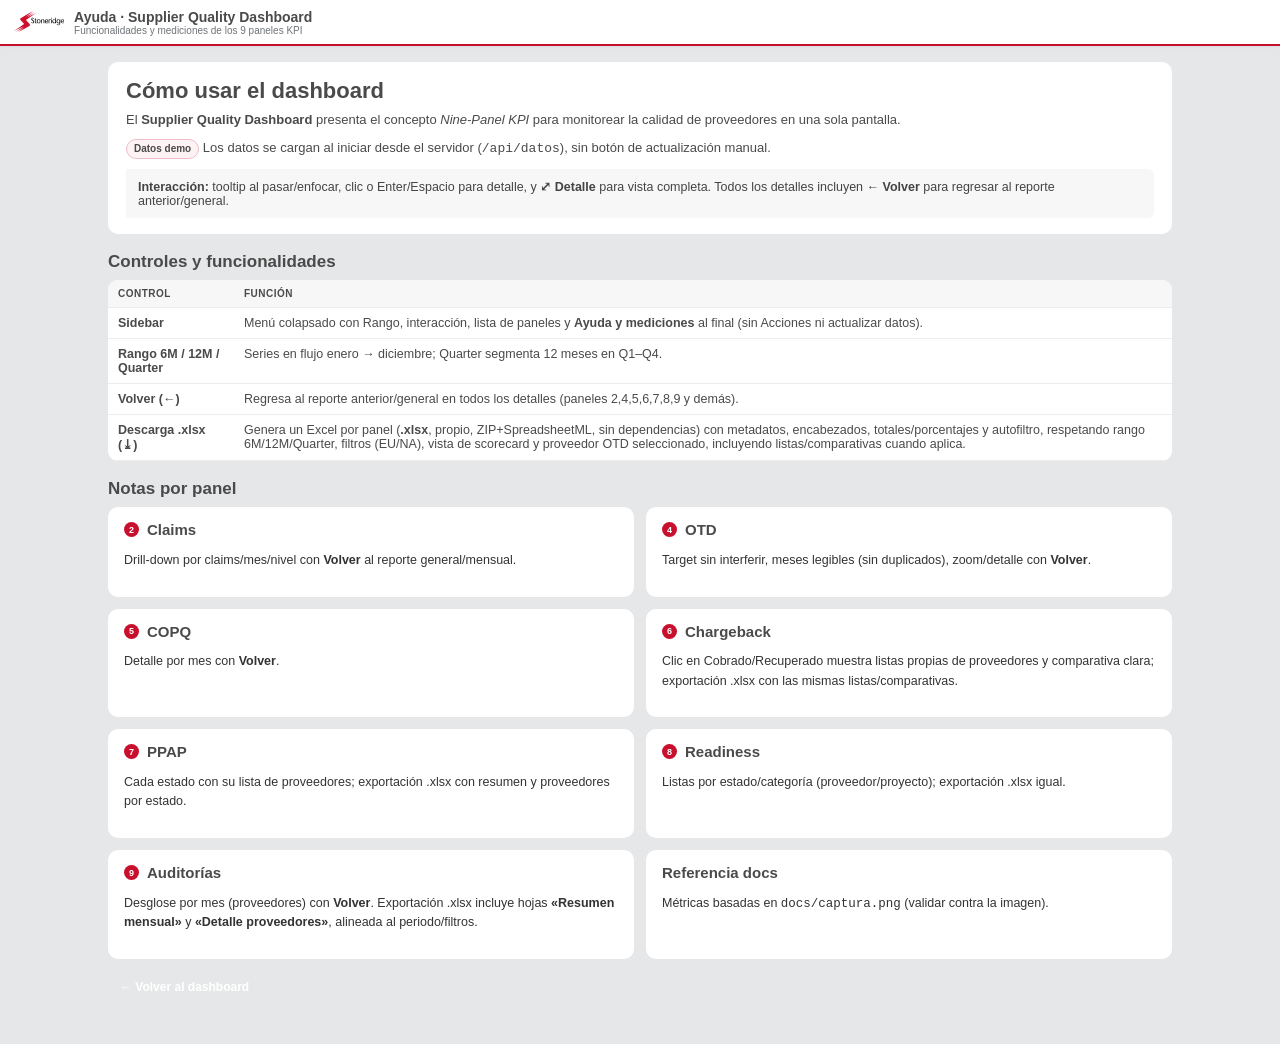
<file: NinePanel-Dashboard OS/public/ayuda.html>
<!DOCTYPE html>
<html lang="es">
<head>
  <meta charset="utf-8">
  <meta http-equiv="X-UA-Compatible" content="IE=edge">
  <meta name="viewport" content="width=device-width,initial-scale=1">
  <meta name="color-scheme" content="light">
  <title>Ayuda · Supplier Quality Dashboard</title>
  <link rel="icon" type="image/svg+xml" href="assets/stoneridge-mark.svg">
  <link rel="alternate icon" type="image/png" href="assets/stoneridge-logo-trim.png">
  <link rel="stylesheet" href="styles.css">
  <style>
    body.ayuda { overflow: auto; display: block; height: auto; min-height: 100%; }
    .ayuda-wrap { max-width: 1100px; margin: 0 auto; padding: 16px 18px 32px; }
    .ayuda-hero { background: #fff; border: 1px solid var(--panel-borde); border-top: 3px solid var(--acento); border-radius: 10px; padding: 16px 18px; margin-bottom: 14px; box-shadow: var(--sombra); }
    .ayuda-hero h1 { margin: 0 0 6px; font-size: 22px; }
    .ayuda-hero p { margin: 0 0 8px; color: var(--texto-suave); font-size: 13px; line-height: 1.55; }
    .ayuda-grid { display: grid; grid-template-columns: repeat(2, minmax(0, 1fr)); gap: 12px; }
    @media (max-width: 900px) { .ayuda-grid { grid-template-columns: 1fr; } }
    .ayuda-card { background: #fff; border: 1px solid var(--panel-borde); border-radius: 10px; padding: 14px 16px; box-shadow: var(--sombra); }
    .ayuda-card h2 { margin: 0 0 6px; font-size: 15px; display: flex; align-items: center; gap: 8px; }
    .ayuda-card p, .ayuda-card li { font-size: 12.5px; color: #333; line-height: 1.55; }
    .ayuda-card ul { margin: 4px 0 0 18px; padding: 0; }
    .ayuda-seccion { margin-top: 18px; }
    .ayuda-seccion > h2 { margin: 0 0 8px; font-size: 17px; }
    .ayuda-tabla { width: 100%; border-collapse: collapse; font-size: 12.5px; background: #fff; border: 1px solid var(--panel-borde); border-radius: 10px; overflow: hidden; }
    .ayuda-tabla th, .ayuda-tabla td { text-align: left; padding: 8px 10px; border-bottom: 1px solid #ececec; vertical-align: top; }
    .ayuda-tabla th { font-size: 10px; text-transform: uppercase; letter-spacing: 0.5px; color: var(--texto-tenue); background: #f7f7f8; }
    .tag { display: inline-block; font-size: 10px; font-weight: 700; padding: 1px 7px; border-radius: 999px; background: #fdf2f4; color: var(--acento); border: 1px solid #eebfc6; }
    .volver { display: inline-flex; align-items: center; gap: 6px; text-decoration: none; color: #fff; background: var(--acento); padding: 7px 12px; border-radius: 7px; font-weight: 700; font-size: 12px; }
    .nota-ayuda { margin-top: 10px; padding: 10px 12px; background: #f7f7f8; border-left: 3px solid var(--acento); border-radius: 0 6px 6px 0; font-size: 12.5px; color: #444; }
  </style>
</head>
<body class="ayuda">
  <header class="topbar">
    <a class="marca" href="/" title="Volver al dashboard">
      <img class="logo-img" src="assets/stoneridge-logo.svg" alt="Stoneridge" width="50" height="22">
      <div class="titulo"><h1>Ayuda · Supplier Quality Dashboard</h1><p>Funcionalidades y mediciones de los 9 paneles KPI</p></div>
    </a>
    <div class="acciones"><a class="volver" href="/">← Volver al dashboard</a></div>
  </header>
  <div class="ayuda-wrap">
    <section class="ayuda-hero">
      <h1>Cómo usar el dashboard</h1>
      <p>El <strong>Supplier Quality Dashboard</strong> presenta el concepto <em>Nine-Panel KPI</em> para monitorear la calidad de proveedores en una sola pantalla.</p>
      <p><span class="tag">Datos demo</span> Los datos se cargan al iniciar desde el servidor (<code>/api/datos</code>), sin botón de actualización manual.</p>
      <div class="nota-ayuda"><strong>Interacción:</strong> tooltip al pasar/enfocar, clic o Enter/Espacio para detalle, y <strong>⤢ Detalle</strong> para vista completa. Todos los detalles incluyen <strong>← Volver</strong> para regresar al reporte anterior/general.</div>
    </section>
    <section class="ayuda-seccion">
      <h2>Controles y funcionalidades</h2>
      <table class="ayuda-tabla">
        <thead><tr><th>Control</th><th>Función</th></tr></thead>
        <tbody>
          <tr><td><strong>Sidebar</strong></td><td>Menú colapsado con Rango, interacción, lista de paneles y <strong>Ayuda y mediciones</strong> al final (sin Acciones ni actualizar datos).</td></tr>
          <tr><td><strong>Rango 6M / 12M / Quarter</strong></td><td>Series en flujo enero → diciembre; Quarter segmenta 12 meses en Q1–Q4.</td></tr>
          <tr><td><strong>Volver (←)</strong></td><td>Regresa al reporte anterior/general en todos los detalles (paneles 2,4,5,6,7,8,9 y demás).</td></tr>
          <tr><td><strong>Descarga .xlsx (⤓)</strong></td><td>Genera un Excel por panel (<strong>.xlsx</strong>, propio, ZIP+SpreadsheetML, sin dependencias) con metadatos, encabezados, totales/porcentajes y autofiltro, respetando rango 6M/12M/Quarter, filtros (EU/NA), vista de scorecard y proveedor OTD seleccionado, incluyendo listas/comparativas cuando aplica.</td></tr>
        </tbody>
      </table>
    </section>
    <section class="ayuda-seccion">
      <h2>Notas por panel</h2>
      <div class="ayuda-grid">
        <article class="ayuda-card"><h2><span class="num">2</span> Claims</h2><p>Drill-down por claims/mes/nivel con <strong>Volver</strong> al reporte general/mensual.</p></article>
        <article class="ayuda-card"><h2><span class="num">4</span> OTD</h2><p>Target sin interferir, meses legibles (sin duplicados), zoom/detalle con <strong>Volver</strong>.</p></article>
        <article class="ayuda-card"><h2><span class="num">5</span> COPQ</h2><p>Detalle por mes con <strong>Volver</strong>.</p></article>
        <article class="ayuda-card"><h2><span class="num">6</span> Chargeback</h2><p>Clic en Cobrado/Recuperado muestra listas propias de proveedores y comparativa clara; exportación .xlsx con las mismas listas/comparativas.</p></article>
        <article class="ayuda-card"><h2><span class="num">7</span> PPAP</h2><p>Cada estado con su lista de proveedores; exportación .xlsx con resumen y proveedores por estado.</p></article>
        <article class="ayuda-card"><h2><span class="num">8</span> Readiness</h2><p>Listas por estado/categoría (proveedor/proyecto); exportación .xlsx igual.</p></article>
        <article class="ayuda-card"><h2><span class="num">9</span> Auditorías</h2><p>Desglose por mes (proveedores) con <strong>Volver</strong>. Exportación .xlsx incluye hojas <strong>«Resumen mensual»</strong> y <strong>«Detalle proveedores»</strong>, alineada al periodo/filtros.</p></article>
        <article class="ayuda-card"><h2>Referencia docs</h2><p>Métricas basadas en <code>docs/captura.png</code> (validar contra la imagen).</p></article>
      </div>
      <p style="margin-top:14px;"><a class="volver" href="/">← Volver al dashboard</a></p>
    </section>
  </div>
</body>
</html>
</file>
<file: NinePanel-Dashboard OS/public/styles.css>
﻿
:root {
  --bg: #E6E7E8;
  --panel-bg: #FFFFFF;
  --text: #4A4A4A;
  --muted: #6f7377;
  --border: #d6d8db;
  --primary: #C8102E;
  --primary-hover: #a50d25;
  --ok: #4A4A4A;
  --aviso: #9A6A00;
  --mal: #C8102E;
  --blue: #4A4A4A;
  --sidebar-w: 220px;
  --sidebar-collapsed: 46px;
}

* { box-sizing: border-box; }
html, body { height: 100%; }
body {
  margin: 0;
  font-family: "Segoe UI", Tahoma, Geneva, Verdana, sans-serif;
  background-color: var(--bg);
  color: var(--text);
  font-size: 12px;
  overflow: hidden;
}
body.sin-scroll { overflow: hidden; }

/* Topbar */
.topbar {
  display: flex;
  justify-content: space-between;
  align-items: center;
  background: var(--panel-bg);
  padding: 6px 14px;
  border-bottom: 2px solid var(--primary);
  box-shadow: 0 1px 3px rgba(0,0,0,0.05);
  height: 46px;
}
.marca { display: flex; align-items: center; gap: 10px; text-decoration: none; color: inherit; min-width: 0; }
.logo-img { display: block; height: 22px; width: auto; }
.titulo h1 { font-size: 14px; margin: 0; color: var(--text); font-weight: 700; }
.titulo p { font-size: 10px; margin: 0; color: var(--muted); }
.acciones { display: flex; align-items: center; gap: 8px; }
.pill { padding: 3px 8px; border-radius: 4px; font-size: 11px; font-weight: 600; background: #f1f1f1; color: var(--text); }
.pill-kpi { background: var(--primary); color: #fff; }
.pill-demo { border: 1px solid var(--border); }
.hora { font-size: 11px; color: var(--muted); white-space: nowrap; }

/* Layout */
.layout { display: flex; height: calc(100vh - 46px); min-height: 0; }
.sidebar {
  position: relative;
  width: var(--sidebar-collapsed);
  flex: 0 0 var(--sidebar-collapsed);
  background: var(--panel-bg);
  border-right: 1px solid var(--border);
  overflow: hidden;
  transition: width .18s ease, flex-basis .18s ease;
  z-index: 20;
}
.sidebar:hover, .sidebar:focus-within { width: var(--sidebar-w); flex-basis: var(--sidebar-w); box-shadow: 2px 0 8px rgba(0,0,0,.06); }
.sidebar-tab {
  position: absolute; top: 8px; left: 0; width: var(--sidebar-collapsed);
  text-align: center; font-size: 18px; color: var(--text); line-height: 1; pointer-events: none;
}
.sidebar-contenido {
  width: var(--sidebar-w); padding: 34px 10px 10px; opacity: 0; pointer-events: none; transition: opacity .12s ease;
  height: 100%; overflow-y: auto;
}
.sidebar:hover .sidebar-contenido, .sidebar:focus-within .sidebar-contenido { opacity: 1; pointer-events: auto; }
.side-bloque { margin-bottom: 10px; }
.side-titulo { font-size: 11px; text-transform: uppercase; color: var(--text); margin: 0 0 4px 0; border-bottom: 1px solid var(--border); padding-bottom: 2px; font-weight: 700; }
.side-desc { font-size: 10px; color: var(--muted); margin: 0 0 6px 0; }
.side-lista { font-size: 10px; color: var(--muted); margin: 0 0 6px 0; padding-left: 14px; }
.side-chip { display: inline-block; padding: 0 4px; border: 1px solid var(--border); border-radius: 3px; background: #f6f6f6; color: var(--text); font-size: 10px; }
.rango-vertical { display: flex; gap: 4px; margin-bottom: 8px; }
.rango-vertical button, .side-nav-btn {
  background: #f6f6f6; border: 1px solid var(--border); padding: 4px 6px; border-radius: 3px; cursor: pointer; text-align: center; font-size: 11px; color: var(--text);
}
.rango-vertical button { flex: 1; }
.rango-vertical button[aria-pressed="true"], .side-nav-btn:hover, .side-nav-btn:focus { background: var(--primary); color: #fff; border-color: var(--primary); }
.side-nav { padding-left: 16px; margin: 0 0 8px 0; font-size: 11px; }
.side-nav li { margin-bottom: 3px; }
.side-nav-btn { width: 100%; text-align: left; }
.side-ayuda-final { margin-top: 8px; }
.btn-ayuda { display: block; text-align: center; background: #f1f1f1; padding: 6px; border-radius: 3px; text-decoration: none; color: var(--text); font-weight: 600; font-size: 11px; border: 1px solid var(--border); }
.btn-ayuda:hover { background: var(--primary); color: #fff; border-color: var(--primary); }

.contenido { flex: 1; min-width: 0; padding: 8px 10px; display: flex; flex-direction: column; overflow: hidden; }
.grid9 {
  flex: 1; min-height: 0;
  display: grid;
  grid-template-columns: repeat(3, minmax(0, 1fr));
  grid-template-rows: repeat(3, minmax(0, 1fr));
  gap: 8px;
}

/* Panels */
.panel {
  background: var(--panel-bg);
  border: 1px solid var(--border);
  border-radius: 4px;
  padding: 6px 8px;
  min-height: 0; min-width: 0;
  display: flex;
  flex-direction: column;
  cursor: pointer;
  transition: box-shadow 0.15s, border-color 0.15s;
  box-shadow: 0 1px 2px rgba(0,0,0,0.03);
  overflow: hidden;
}
.panel:hover { box-shadow: 0 3px 8px rgba(0,0,0,0.08); border-color: #bfc1c4; }
.panel h2 { font-size: 11px; margin: 0 0 4px 0; color: var(--text); display: flex; align-items: center; gap: 4px; border-bottom: 1px solid #eee; padding-bottom: 3px; font-weight: 700; cursor: pointer; min-width: 0; }
.panel h2:hover { color: var(--primary); text-decoration: underline; }
.panel h2 small { font-weight: normal; color: var(--muted); font-size: 9px; margin-left: auto; white-space: nowrap; overflow: hidden; text-overflow: ellipsis; max-width: 45%; }
.num { background: var(--primary); color: #fff; border-radius: 50%; width: 15px; height: 15px; display: inline-flex; align-items: center; justify-content: center; font-size: 9px; flex: 0 0 auto; }
.panel-controles { display: inline-flex; gap: 4px; margin-left: 4px; flex: 0 0 auto; }
.panel-detalle { background: #fff; border: 1px solid var(--border); color: var(--text); border-radius: 3px; padding: 1px 6px; font-size: 10px; cursor: pointer; line-height: 1.4; }
.panel-detalle:hover { background: var(--primary); color: #fff; border-color: var(--primary); }
.panel-excel { padding: 1px 5px; }
.cuerpo { flex: 1; min-height: 0; overflow: hidden; position: relative; }

/* Footers & KPIs */
.pie { margin-top: 12px; display: flex; flex-wrap: wrap; gap: 6px; }
.chip { padding: 2px 6px; border-radius: 3px; font-size: 10px; font-weight: 600; }
.chip.ok { background: #e8f5e9; color: var(--ok); }
.chip.aviso { background: #fff8e1; color: var(--aviso); }
.chip.mal { background: #ffebee; color: var(--mal); }
.chip.neutro { background: #e5e9f0; color: var(--muted); }
.kpi-fila { display: flex; gap: 8px; margin-bottom: 6px; }
.kpi { background: #f8f9fa; border: 1px solid #e9ecef; border-radius: 3px; padding: 4px 8px; flex: 1; text-align: center; }
.kpi .valor { font-size: 14px; font-weight: bold; color: var(--text); }
.kpi .etiqueta { font-size: 9px; color: var(--muted); text-transform: uppercase; }

/* Modals & Flotantes */
.modal, .panel-flotante { position: fixed; inset: 0; z-index: 1000; display: flex; align-items: center; justify-content: center; }
.modal[hidden], .panel-flotante[hidden] { display: none; }
.modal-fondo, .panel-flotante-fondo { position: absolute; inset: 0; background: rgba(0,0,0,0.4); }
.modal-caja, .panel-flotante-caja { position: relative; background: var(--panel-bg); width: 750px; max-width: 90vw; max-height: 85vh; border-radius: 6px; display: flex; flex-direction: column; box-shadow: 0 10px 25px rgba(0,0,0,0.2); z-index: 1001; overflow: hidden; }
.modal-cab, .panel-flotante-cab { padding: 12px 16px; background: #f8f9fa; border-bottom: 1px solid var(--border); display: flex; justify-content: space-between; align-items: center; }
.modal-cab h2, .panel-flotante-cab h2 { margin: 0; font-size: 14px; color: var(--blue); }
.modal-acciones, .panel-flotante-acciones { display: flex; gap: 6px; align-items: center; }
.panel-flotante-btn { background: #fff; border: 1px solid var(--border); padding: 4px 8px; border-radius: 3px; cursor: pointer; font-size: 11px; font-weight: 600; color: var(--blue); }
.panel-flotante-btn:hover { background: var(--blue); color: #fff; }
.modal-cerrar { background: none; border: none; font-size: 16px; cursor: pointer; color: var(--muted); }
.modal-cuerpo, .panel-flotante-cuerpo { padding: 16px; overflow-y: auto; flex: 1; }

/* Tablas internas */
table.focus { width: 100%; border-collapse: collapse; font-size: 10px; }
table.focus th, table.focus td { padding: 3px 5px; border-bottom: 1px solid #eee; text-align: left; vertical-align: middle; }
table.focus th { color: var(--muted); font-weight: 600; font-size: 10px; }
.num-tab { text-align: right; }
.fila-click { cursor: pointer; }
.fila-click:hover { background: #f7f7f7; }
.fila-ok td { background: rgba(74,74,74,0.06); }
.fila-mal td { background: rgba(200,16,46,0.06); }
.fila-ok:hover td { background: rgba(74,74,74,0.10); }
.fila-mal:hover td { background: rgba(200,16,46,0.10); }
.tabla-wrap { overflow: auto; max-width: 100%; }
.detalle-tabla th, .detalle-tabla td { white-space: nowrap; }
.motivo { max-width: 160px; overflow: hidden; text-overflow: ellipsis; white-space: nowrap; color: var(--muted); }

/* Filtros / controles en panel */
.filtros { display: flex; flex-wrap: wrap; gap: 4px; align-items: center; margin-bottom: 4px; }
.filtro, .tabs-mini button {
  background: #f6f6f6; border: 1px solid var(--border); color: var(--text);
  padding: 2px 7px; border-radius: 3px; font-size: 10px; cursor: pointer;
}
.filtro.activo, .tabs-mini button[aria-pressed="true"], .filtro:hover, .tabs-mini button:hover {
  background: var(--primary); color: #fff; border-color: var(--primary);
}
.filtros-nota { font-size: 9px; color: var(--muted); }
.tabs-mini { display: flex; gap: 4px; margin-bottom: 4px; }
.tag-reg { font-size: 10px; color: var(--muted); }
.dot { display: inline-block; width: 8px; height: 8px; border-radius: 50%; margin-right: 4px; vertical-align: middle; }
.etiqueta-pilar { display: block; font-size: 9px; color: var(--muted); margin-top: 2px; line-height: 1.2; }

/* KPIs / charts */
.kpi-fila { display: flex; gap: 6px; margin-bottom: 4px; flex-wrap: nowrap; }
.kpi { background: #f8f8f8; border: 1px solid #ececec; border-radius: 3px; padding: 3px 6px; flex: 1; min-width: 0; text-align: center; }
.kpi .valor { font-size: 13px; font-weight: 700; color: var(--text); line-height: 1.1; }
.kpi .etiqueta { font-size: 9px; color: var(--muted); text-transform: uppercase; line-height: 1.1; }
.kpi.clickable { cursor: pointer; }
.kpi.clickable:hover { border-color: var(--primary); }
.kpi.acento .valor { color: var(--primary); }
.kpi.ok .valor { color: #2e7d32; }
.kpi.aviso .valor { color: var(--aviso); }
.kpi.mal .valor { color: var(--mal); }
.delta { display: block; font-size: 9px; margin-top: 1px; }
.delta.ok { color: #2e7d32; }
.delta.mal { color: var(--mal); }
.delta.aviso { color: var(--aviso); }
.delta.neutro { color: var(--muted); }
.grafica { width: 100%; height: auto; max-height: 100%; display: block; overflow: visible; }
.eje { font-size: 8px; fill: #6f7377; font-family: inherit; }
.eje.trimestre { font-size: 8px; font-weight: 700; fill: #4A4A4A; }
.barra, .punto, .seg { cursor: pointer; }
.barra:hover rect, .seg:hover { filter: brightness(0.95); }
.punto .marca { transition: r .1s; }
.punto:hover .marca { r: 4.5; }

/* OTD month strip */
.mes-strip { display: flex; gap: 2px; flex-wrap: nowrap; margin-top: 2px; }
.mes { flex: 1; min-width: 0; border: 1px solid var(--border); border-radius: 2px; padding: 1px 2px; font-size: 8px; cursor: pointer; background: #f6f6f6; color: var(--text); }
.mes.ok { background: #ececec; color: #4A4A4A; }
.mes.aviso { background: #fdecee; color: #C8102E; border-color: #f3c6cc; }
.mes.activo { outline: 1px solid var(--primary); font-weight: 700; }

/* Donut / gauge / legend / lists */
.donut-wrap { display: flex; align-items: center; gap: 8px; min-height: 0; }
.donut-wrap .grafica { flex: 0 0 auto; width: 110px; max-width: 45%; }
.donut-notas { flex: 1; min-width: 0; }
.leyenda { display: flex; flex-wrap: wrap; gap: 6px; font-size: 10px; margin-top: 2px; }
.leyenda.col { flex-direction: column; gap: 3px; }
.leyenda-item { display: inline-flex; align-items: center; gap: 4px; background: none; border: none; padding: 0; font: inherit; color: inherit; cursor: pointer; text-align: left; }
.leyenda-item.estatico { cursor: default; }
.target-pill { display: inline-block; margin-top: 4px; padding: 2px 6px; border-radius: 3px; font-size: 10px; font-weight: 700; }
.target-pill.ok { background: #ececec; color: #4A4A4A; }
.target-pill.aviso { background: #fff4d6; color: #9A6A00; }
.gauge-caja { display: flex; justify-content: center; align-items: center; cursor: pointer; }
.top-lista { list-style: none; margin: 2px 0 0; padding: 0; font-size: 10px; }
.top-lista li { display: flex; justify-content: space-between; gap: 6px; padding: 1px 0; }
.top-lista li[role="button"], .top-lista li[data-accion] { cursor: pointer; }
.top-lista .der { font-weight: 600; }
.barra-item { padding: 0 0 2px; }
.progreso { height: 6px; background: #ececec; border-radius: 3px; overflow: hidden; flex: 1; }
.relleno { height: 100%; border-radius: 3px; }
.mini-barra { display: flex; align-items: center; gap: 6px; font-size: 10px; }
.bloque { margin-top: 10px; }
.bloque-t { font-size: 11px; font-weight: 700; color: var(--text); margin-bottom: 4px; border-bottom: 1px solid #eee; padding-bottom: 2px; }
.insight { font-size: 11px; color: var(--muted); margin: 8px 0 0; }
.pie { margin-top: 6px; padding: 4px 0 0; border-top: 1px solid var(--border); display: flex; flex-wrap: wrap; gap: 6px; align-items: center; }
.targets { display: flex; flex-wrap: wrap; gap: 4px; }
.target-chip { font-size: 9px; }
.nota { margin: 0; font-size: 10px; color: var(--muted); }

/* Tooltip */
.tip {
  position: fixed; z-index: 2000; pointer-events: none;
  background: #1f2022; color: #fff; padding: 4px 8px; border-radius: 4px;
  font-size: 11px; line-height: 1.3; max-width: 260px; box-shadow: 0 2px 8px rgba(0,0,0,.2);
}
.tip[hidden] { display: none; }

/* Responsive compactness */
@media (max-height: 820px) {
  .panel h2 small { display: none; }
  .kpi .valor { font-size: 12px; }
  .etiqueta-pilar { display: none; }
  .pie { display: none; }
}
</file>
